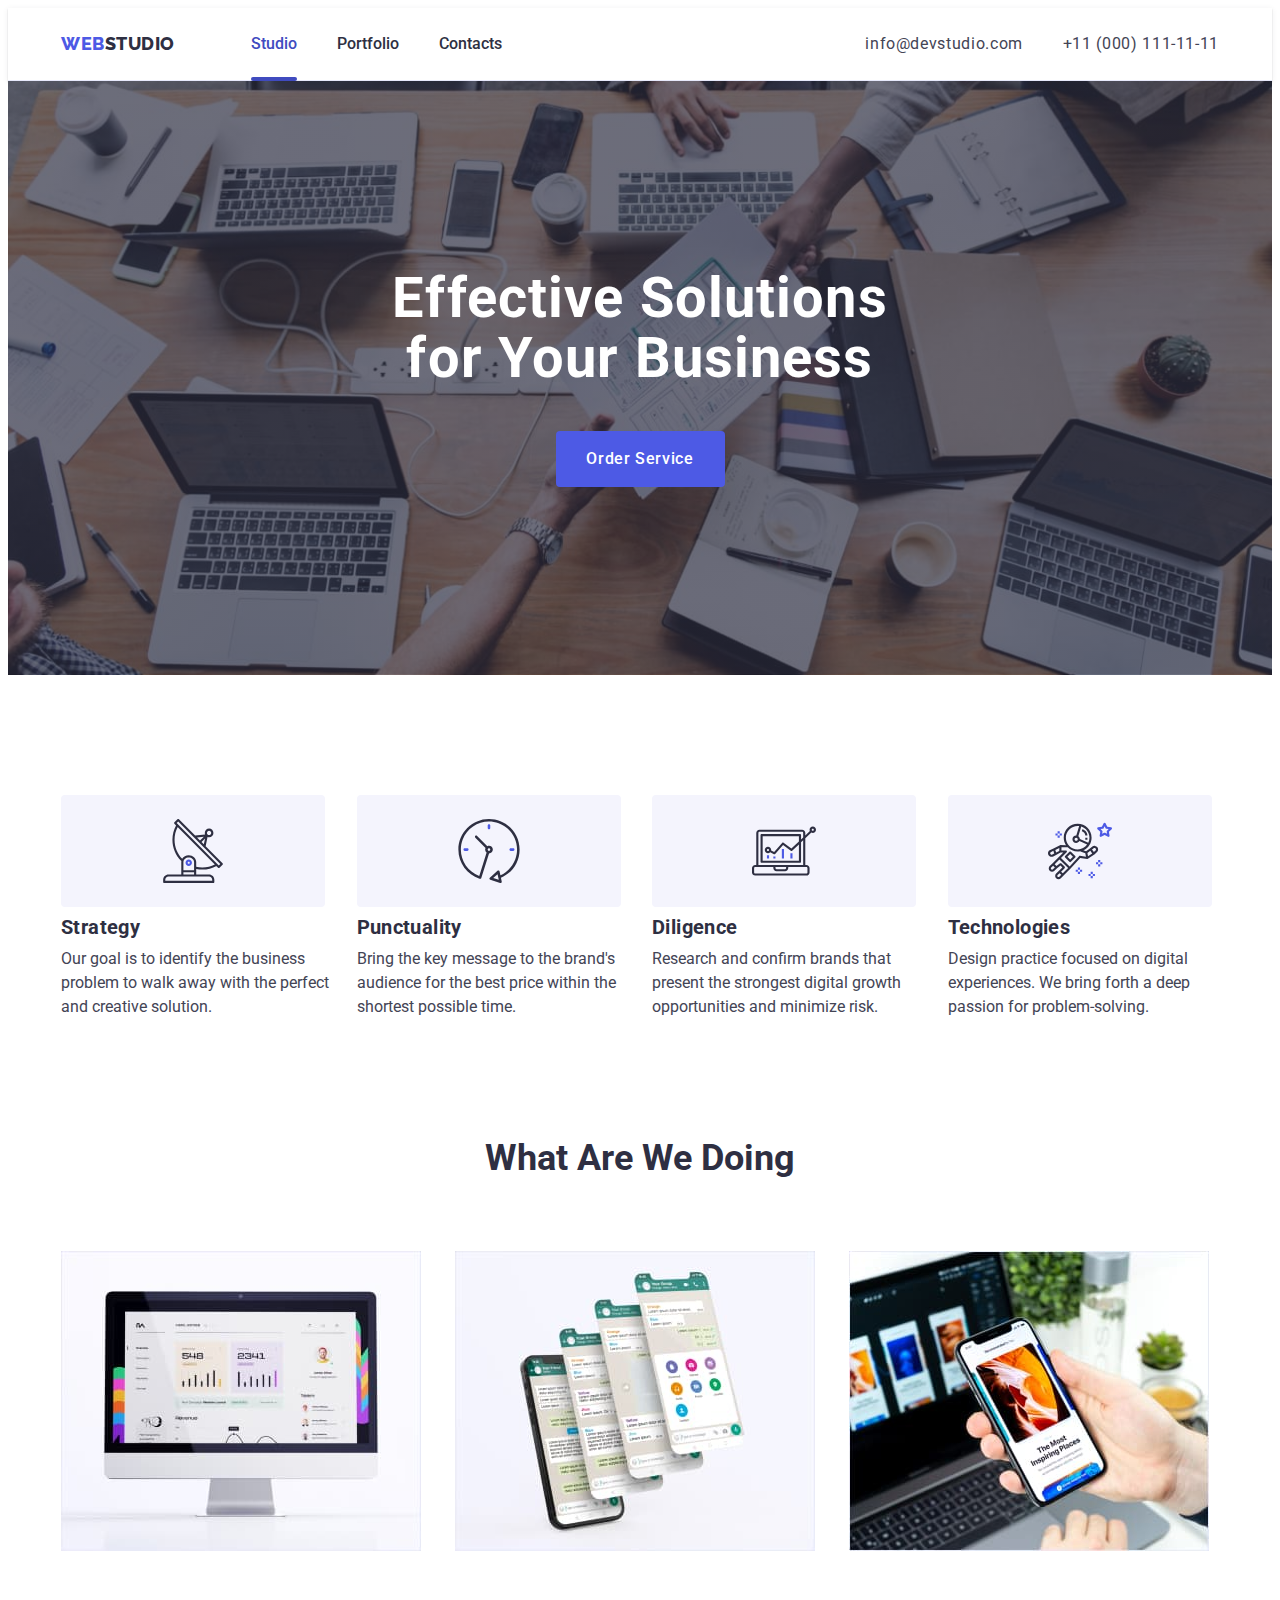
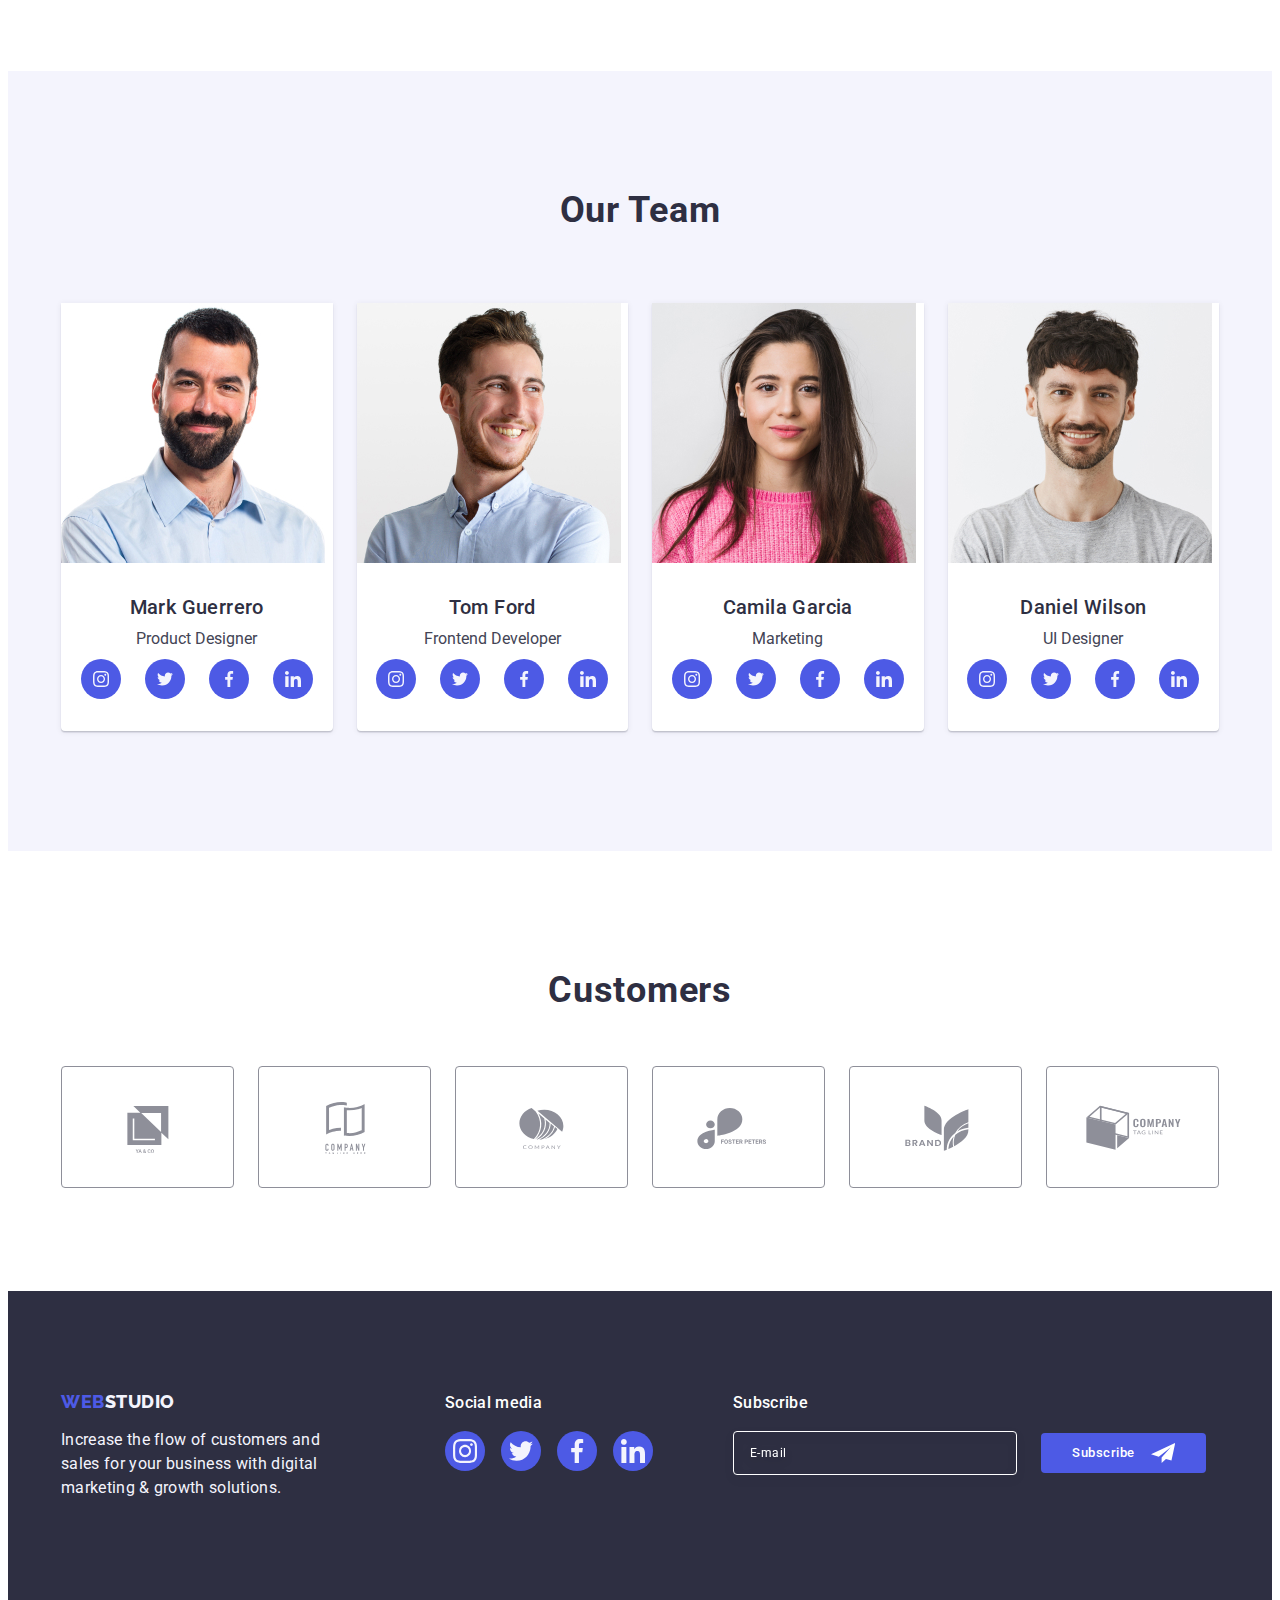
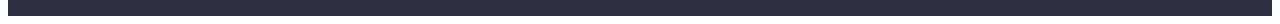
<file: index.html>
<!DOCTYPE html>
<html lang="en">
  <head>
    <meta charset="UTF-8" />
    <meta http-equiv="X-UA-Compatible" content="IE=edge" />
    <meta name="viewport" content="width=device-width, initial-scale=1.0" />
    <!-- Fonts -->
    <link rel="preconnect" href="https://fonts.googleapis.com" />
    <link rel="preconnect" href="https://fonts.gstatic.com" crossorigin />
    <link
      href="https://fonts.googleapis.com/css2?family=Raleway:wght@800&family=Roboto:wght@400;500;700;900&display=swap"
      rel="stylesheet"
    />
    <title>WebStudio</title>
    <!-- Normalize -->
    <link
      rel="stylesheet"
      href="https://cdnjs.cloudflare.com/ajax/libs/modern-normalize/2.0.0/modern-normalize.min.css"
      integrity="sha512-4xo8blKMVCiXpTaLzQSLSw3KFOVPWhm/TRtuPVc4WG6kUgjH6J03IBuG7JZPkcWMxJ5huwaBpOpnwYElP/m6wg=="
      crossorigin="anonymous"
      referrerpolicy="no-referrer"
    />
    <!-- Styles -->
    <link rel="stylesheet" href="./css/styles.css" />
    <link rel="stylesheet" href="./css/media.css" />
  </head>
  <body>
    <!--------------- HEADER --------------->
    <header class="header">
      <div class="container header-container">
        <nav class="header-navigation">
          <a class="header-logo link" href="./index.html"
            >Web<span class="header-logo-design">Studio</span></a
          >
          <ul class="header-list list">
            <li class="header-menu-item">
              <a class="header-menu-link link current" href="./index.html"
                >Studio</a
              >
            </li>
            <li class="header-menu-item">
              <a class="header-menu-link link" href="./portfolio.html"
                >Portfolio</a
              >
            </li>
            <li class="header-menu-item">
              <a class="header-menu-link link" href="">Contacts </a>
            </li>
          </ul>
        </nav>
        <!--------------- CONTACTS --------------->
        <address class="address">
          <ul class="header-contacts-list list">
            <li class="contacts-item">
              <a class="contacts-link link" href="mailto:info@devstudio.com"
                >info@devstudio.com</a
              >
            </li>
            <li class="contacts-item">
              <a class="contacts-link link" href="tel:+110001111111"
                >+11 (000) 111-11-11</a
              >
            </li>
          </ul>
        </address>
        <button class="mob-menu-open-btn" type="button" data-menu-open>
          <svg class="mob-menu-open-icon" width="32" height="22">
            <use href="./images/icons.svg#icon-menu-hamburger"></use>
          </svg>
        </button>
      </div>
      <!-- Mobile menu -->
      <div class="mob-menu is-hidden" data-menu>
        <button class="mob-menu-close-btn" type="button" data-menu-close>
          <svg class="mob-menu-close-icon" width="8" height="8">
            <use href="./images/icons.svg#icon-close"></use>
          </svg>
        </button>
        <ul class="mob-menu-list list">
          <li class="mob-menu-item">
            <a class="mob-menu-link link mob-current" href="./index.html"
              >Studio</a
            >
          </li>
          <li class="mob-menu-item">
            <a class="mob-menu-link link" href="./portfolio.html">Portfolio</a>
          </li>
          <li class="mob-menu-item">
            <a class="mob-menu-link link" href="">Contacts </a>
          </li>
        </ul>
        <div class="mob-menu-contacts-wrapper">
          <ul class="mob-menu-contacts-list list">
            <li class="mob-menu-contacts-item">
              <a
                class="mob-menu-contacts-link mob-menu-mobile-link link"
                href="tel:+110001111111"
                >+11 (000) 111-11-11</a
              >
            </li>
            <li class="mob-menu-contacts-item">
              <a
                class="mob-menu-contacts-link mob-menu-email-link link"
                href="mailto:info@devstudio.com"
                >info@devstudio.com</a
              >
            </li>
          </ul>
          <ul class="mob-menu-media-list list">
            <li class="mob-menu-media-item">
              <a class="mob-menu-media-link link" href="#">
                <svg class="mob-menu-media-icon" width="24" height="24">
                  <use href="./images/icons.svg#icon-instagram"></use>
                </svg>
              </a>
            </li>
            <li class="mob-menu-media-item">
              <a class="mob-menu-media-link link" href="#">
                <svg class="mob-menu-media-icon" width="24" height="24">
                  <use href="./images/icons.svg#icon-twitter"></use>
                </svg>
              </a>
            </li>
            <li class="mob-menu-media-item">
              <a class="mob-menu-media-link link" href="#">
                <svg class="mob-menu-media-icon" width="24" height="24">
                  <use href="./images/icons.svg#icon-facebook"></use>
                </svg>
              </a>
            </li>
            <li class="mob-menu-media-item">
              <a class="mob-menu-media-link link" href="#">
                <svg class="mob-menu-media-icon" width="24" height="24">
                  <use href="./images/icons.svg#icon-linkedin"></use>
                </svg>
              </a>
            </li>
          </ul>
        </div>
      </div>
    </header>
    <!------------- MAIN --------------->
    <main class="main">
      <!--------------- Section 1 - HERO --------------->
      <section class="hero">
        <div class="container">
          <h1 class="hero-title">Effective Solutions for Your Business</h1>
          <button class="hero-btn" type="button" data-modal-open>
            Order Service
          </button>
        </div>
      </section>
      <!--------------- Section 2 - BENEFITS --------------->
      <section class="benefits">
        <div class="container">
          <h2 class="visually-hidden">Benefits</h2>
          <ul class="benefits-list list">
            <li class="benefits-item">
              <div class="benefits-icon-container">
                <svg class="icon" width="64" height="64">
                  <use href="./images/icons.svg#icon-antenna"></use>
                </svg>
              </div>
              <h3 class="benefits-title">Strategy</h3>
              <p class="benefits-text">
                Our goal is to identify the business problem to walk away with
                the perfect and creative solution.
              </p>
            </li>
            <li class="benefits-item">
              <div class="benefits-icon-container">
                <svg class="icon" width="64" height="64">
                  <use href="./images/icons.svg#icon-clock"></use>
                </svg>
              </div>
              <h3 class="benefits-title">Punctuality</h3>
              <p class="benefits-text">
                Bring the key message to the brand's audience for the best price
                within the shortest possible time.
              </p>
            </li>
            <li class="benefits-item">
              <div class="benefits-icon-container">
                <svg class="icon" width="64" height="64">
                  <use href="./images/icons.svg#icon-diagram"></use>
                </svg>
              </div>
              <h3 class="benefits-title">Diligence</h3>
              <p class="benefits-text">
                Research and confirm brands that present the strongest digital
                growth opportunities and minimize risk.
              </p>
            </li>
            <li class="benefits-item">
              <div class="benefits-icon-container">
                <svg class="icon" width="64" height="64">
                  <use href="./images/icons.svg#icon-astronaut"></use>
                </svg>
              </div>
              <h3 class="benefits-title">Technologies</h3>
              <p class="benefits-text">
                Design practice focused on digital experiences. We bring forth a
                deep passion for problem-solving.
              </p>
            </li>
          </ul>
        </div>
      </section>
      <!--------------- Section 3 - EXAMPLES --------------->
      <section class="examples">
        <div class="container">
          <h2 class="examples-title">What are we doing</h2>
          <ul class="examples-list list">
            <li class="examples-item">
              <img
                src="./images/computer.jpg"
                srcset="./images/computer.jpg 1x, ./images/computer@2x.jpg 2x"
                alt="the computer"
                width="360"
                height="300"
              />
            </li>
            <li class="examples-item">
              <img
                src="./images/screen.jpg"
                srcset="./images/screen.jpg 1x, ./images/screen@2x.jpg 2x"
                alt="the list of screens"
                width="360"
                height="300"
              />
            </li>
            <li class="examples-item">
              <img
                src="./images/mobile.jpg"
                srcset="./images/mobile.jpg 1x, ./images/mobile@2x.jpg 2x"
                alt="the mobile phone"
                width="360"
                height="300"
              />
            </li>
          </ul>
        </div>
      </section>
      <!--------------- Section 4 - TEAM --------------->
      <section class="team">
        <div class="container team-container">
          <h2 class="team-title">Our Team</h2>
          <ul class="team-list list">
            <li class="team-item">
              <img
                src="./images/first-man.jpg"
                srcset="./images/first-man.jpg 1x, ./images/first-man@2x.jpg 2x"
                alt="the black bearded man"
                width="264"
                height="260"
              />
              <div class="item-description">
                <h3 class="team-list-title">Mark Guerrero</h3>
                <p class="team-list-text">Product Designer</p>
                <ul class="team-media-list list">
                  <li class="team-media-item">
                    <a class="media-link link" href="#">
                      <svg class="icon" width="16" height="16">
                        <use href="./images/icons.svg#icon-instagram"></use>
                      </svg>
                    </a>
                  </li>
                  <li class="team-media-item">
                    <a class="media-link link" href="#">
                      <svg class="icon" width="16" height="16">
                        <use href="./images/icons.svg#icon-twitter"></use>
                      </svg>
                    </a>
                  </li>
                  <li class="team-media-item">
                    <a class="media-link link" href="#">
                      <svg class="icon" width="16" height="16">
                        <use href="./images/icons.svg#icon-facebook"></use>
                      </svg>
                    </a>
                  </li>
                  <li class="team-media-item">
                    <a class="media-link link" href="#">
                      <svg class="icon" width="16" height="16">
                        <use href="./images/icons.svg#icon-linkedin"></use>
                      </svg>
                    </a>
                  </li>
                </ul>
              </div>
            </li>
            <li class="team-item">
              <img
                src="./images/second-man.jpg"
                srcset="
                  ./images/second-man.jpg    1x,
                  ./images/second-man@2x.jpg 2x
                "
                alt="the man looking aside"
                width="264"
                height="260"
              />
              <div class="item-description">
                <h3 class="team-list-title">Tom Ford</h3>
                <p class="team-list-text">Frontend Developer</p>
                <ul class="team-media-list list">
                  <li class="team-media-item">
                    <a class="media-link link" href="#">
                      <svg class="icon" width="16" height="16">
                        <use href="./images/icons.svg#icon-instagram"></use>
                      </svg>
                    </a>
                  </li>
                  <li class="team-media-item">
                    <a class="media-link link" href="#">
                      <svg class="icon" width="16" height="16">
                        <use href="./images/icons.svg#icon-twitter"></use>
                      </svg>
                    </a>
                  </li>
                  <li class="team-media-item">
                    <a class="media-link link" href="#">
                      <svg class="icon" width="16" height="16">
                        <use href="./images/icons.svg#icon-facebook"></use>
                      </svg>
                    </a>
                  </li>
                  <li class="team-media-item">
                    <a class="media-link link" href="#">
                      <svg class="icon" width="16" height="16">
                        <use href="./images/icons.svg#icon-linkedin"></use>
                      </svg>
                    </a>
                  </li>
                </ul>
              </div>
            </li>
            <li class="team-item">
              <img
                src="./images/woman.jpg"
                srcset="./images/woman.jpg 1x, ./images/woman@2x.jpg 2x"
                alt="the woman wearing pink sweater"
                width="264"
                height="260"
              />
              <div class="item-description">
                <h3 class="team-list-title">Camila Garcia</h3>
                <p class="team-list-text">Marketing</p>
                <ul class="team-media-list list">
                  <li class="team-media-item">
                    <a class="media-link link" href="#">
                      <svg class="icon" width="16" height="16">
                        <use href="./images/icons.svg#icon-instagram"></use>
                      </svg>
                    </a>
                  </li>
                  <li class="team-media-item">
                    <a class="media-link link" href="#">
                      <svg class="icon" width="16" height="16">
                        <use href="./images/icons.svg#icon-twitter"></use>
                      </svg>
                    </a>
                  </li>
                  <li class="team-media-item">
                    <a class="media-link link" href="#">
                      <svg class="icon" width="16" height="16">
                        <use href="./images/icons.svg#icon-facebook"></use>
                      </svg>
                    </a>
                  </li>
                  <li class="team-media-item">
                    <a class="media-link link" href="#">
                      <svg class="icon" width="16" height="16">
                        <use href="./images/icons.svg#icon-linkedin"></use>
                      </svg>
                    </a>
                  </li>
                </ul>
              </div>
            </li>
            <li class="team-item">
              <img
                src="./images/third-man.jpg"
                srcset="./images/third-man.jpg 1x, ./images/third-man@2x.jpg 2x"
                alt="the man wearing grey t-shirt"
                width="264"
                height="260"
              />
              <div class="item-description">
                <h3 class="team-list-title">Daniel Wilson</h3>
                <p class="team-list-text">UI Designer</p>
                <ul class="team-media-list list">
                  <li class="team-media-item">
                    <a class="media-link link" href="#">
                      <svg class="icon" width="16" height="16">
                        <use href="./images/icons.svg#icon-instagram"></use>
                      </svg>
                    </a>
                  </li>
                  <li class="team-media-item">
                    <a class="media-link link" href="#">
                      <svg class="icon" width="16" height="16">
                        <use href="./images/icons.svg#icon-twitter"></use>
                      </svg>
                    </a>
                  </li>
                  <li class="team-media-item">
                    <a class="media-link link" href="#">
                      <svg class="icon" width="16" height="16">
                        <use href="./images/icons.svg#icon-facebook"></use>
                      </svg>
                    </a>
                  </li>
                  <li class="team-media-item">
                    <a class="media-link link" href="#">
                      <svg class="icon" width="16" height="16">
                        <use href="./images/icons.svg#icon-linkedin"></use>
                      </svg>
                    </a>
                  </li>
                </ul>
              </div>
            </li>
          </ul>
        </div>
      </section>
      <!--------------- Section 5 - CUSTOMERS --------------->
      <section class="customers">
        <div class="container customers-container">
          <h2 class="customers-title">Customers</h2>
          <ul class="customers-list list">
            <li class="customers-item">
              <a class="customers-link link" href="#">
                <svg class="icon" width="104" height="56">
                  <use href="./images/icons.svg#icon-logoa"></use>
                </svg>
              </a>
            </li>
            <li class="customers-item">
              <a class="customers-link link" href="#">
                <svg class="icon" width="104" height="56">
                  <use href="./images/icons.svg#icon-logob"></use>
                </svg>
              </a>
            </li>
            <li class="customers-item">
              <a class="customers-link link" href="#">
                <svg class="icon" width="104" height="56">
                  <use href="./images/icons.svg#icon-logoc"></use>
                </svg>
              </a>
            </li>
            <li class="customers-item">
              <a class="customers-link link" href="#">
                <svg class="icon" width="104" height="56">
                  <use href="./images/icons.svg#icon-logod"></use>
                </svg>
              </a>
            </li>
            <li class="customers-item">
              <a class="customers-link link" href="#">
                <svg class="icon" width="104" height="56">
                  <use href="./images/icons.svg#icon-logof"></use>
                </svg>
              </a>
            </li>
            <li class="customers-item">
              <a class="customers-link link" href="#">
                <svg class="icon" width="104" height="56">
                  <use href="./images/icons.svg#icon-logog"></use>
                </svg>
              </a>
            </li>
          </ul>
        </div>
      </section>
    </main>
    <!--------------- FOOTER --------------->
    <footer class="footer">
      <div class="container footer-container">
        <div class="footer-logo-container">
          <a class="footer-logo link" href="./index.html"
            >Web<span class="footer-logo-design">Studio</span></a
          >
          <p class="footer-text">
            Increase the flow of customers and sales for your business with
            digital marketing & growth solutions.
          </p>
        </div>
        <div class="footer-media-container">
          <p class="footer-media-text">Social media</p>
          <ul class="footer-media-list list">
            <li class="footer-media-item">
              <a class="footer-media-link link" href="#">
                <svg class="icon" width="24" height="24">
                  <use href="./images/icons.svg#icon-instagram"></use>
                </svg>
              </a>
            </li>
            <li class="footer-media-item">
              <a class="footer-media-link link" href="#">
                <svg class="icon" width="24" height="24">
                  <use href="./images/icons.svg#icon-twitter"></use>
                </svg>
              </a>
            </li>
            <li class="footer-media-item">
              <a class="footer-media-link link" href="#">
                <svg class="icon" width="24" height="24">
                  <use href="./images/icons.svg#icon-facebook"></use>
                </svg>
              </a>
            </li>
            <li class="footer-media-item">
              <a class="footer-media-link link" href="#">
                <svg class="icon" width="24" height="24">
                  <use href="./images/icons.svg#icon-linkedin"></use>
                </svg>
              </a>
            </li>
          </ul>
        </div>
        <div class="subscribe-wrapper">
          <p class="subscribe-text">Subscribe</p>
          <form class="footer-form">
            <label class="footer-label" aria-label="footer email">
              <input
                class="footer-input"
                type="email"
                name="footer-email"
                placeholder="E-mail"
              />
            </label>
            <button class="subscribe-btn" type="submit">
              Subscribe
              <svg class="footer-subscribe-icon icon" width="24" height="24">
                <use href="./images/icons.svg#icon-telegram"></use>
              </svg>
            </button>
          </form>
        </div>
      </div>
    </footer>
    <!--------------- MODAL --------------->
    <div class="backdrop is-hidden" data-modal>
      <div class="modal">
        <button class="modal-btn" type="button" data-modal-close>
          <svg class="modal-close-icon" width="8" height="8">
            <use href="./images/icons.svg#icon-close"></use>
          </svg>
        </button>
        <p class="modal-form-title">
          Leave your contacts and we will call you back
        </p>
        <form class="modal-form">
          <div class="modal-field">
            <label class="modal-label" for="user-name">Name</label>
            <div class="input-wrapper">
              <input
                class="modal-input"
                type="text"
                name="user-name"
                id="user-name"
              />
              <svg class="modal-input-icon" width="18" height="24">
                <use href="./images/icons.svg#icon-person"></use>
              </svg>
            </div>
          </div>
          <div class="modal-field">
            <label class="modal-label" for="phone">Phone</label>
            <div class="input-wrapper">
              <input
                class="modal-input"
                type="tel"
                name="user-tel"
                id="phone"
              />
              <svg class="modal-input-icon" width="18" height="24">
                <use href="./images/icons.svg#icon-phone"></use>
              </svg>
            </div>
          </div>
          <div class="modal-field">
            <label class="modal-label" for="email">Email</label>
            <div class="input-wrapper">
              <input
                class="modal-input"
                type="email"
                name="user-email"
                id="email"
              />
              <svg class="modal-input-icon" width="18" height="24">
                <use href="./images/icons.svg#icon-email"></use>
              </svg>
            </div>
          </div>
          <div class="modal-textarea-field">
            <label class="modal-label" for="user-comment">Comment</label>
            <textarea
              class="modal-textarea"
              name="user-comment"
              placeholder="Text input"
              id="user-comment"
            ></textarea>
          </div>
          <div class="modal-checkbox-field">
            <input
              class="modal-checkbox visually-hidden"
              type="checkbox"
              name="user-privacy"
              id="user-privacy"
              value="true"
            />
            <label class="checkbox-label" for="user-privacy">
              <span class="modal-select-wrap">
                <svg class="icon-select" width="10" height="8">
                  <use href="./images/icons.svg#icon-select"></use>
                </svg> </span
              >I accept the terms and conditions of the&nbsp;<a
                class="checkbox-link link"
                href=""
                >Privacy Policy</a
              >
            </label>
          </div>
          <button class="modal-submit-btn" type="submit">Send</button>
        </form>
      </div>
    </div>
    <script src="./js/modal.js"></script>
    <script src="./js/menu.js"></script>
  </body>
</html>
</file>
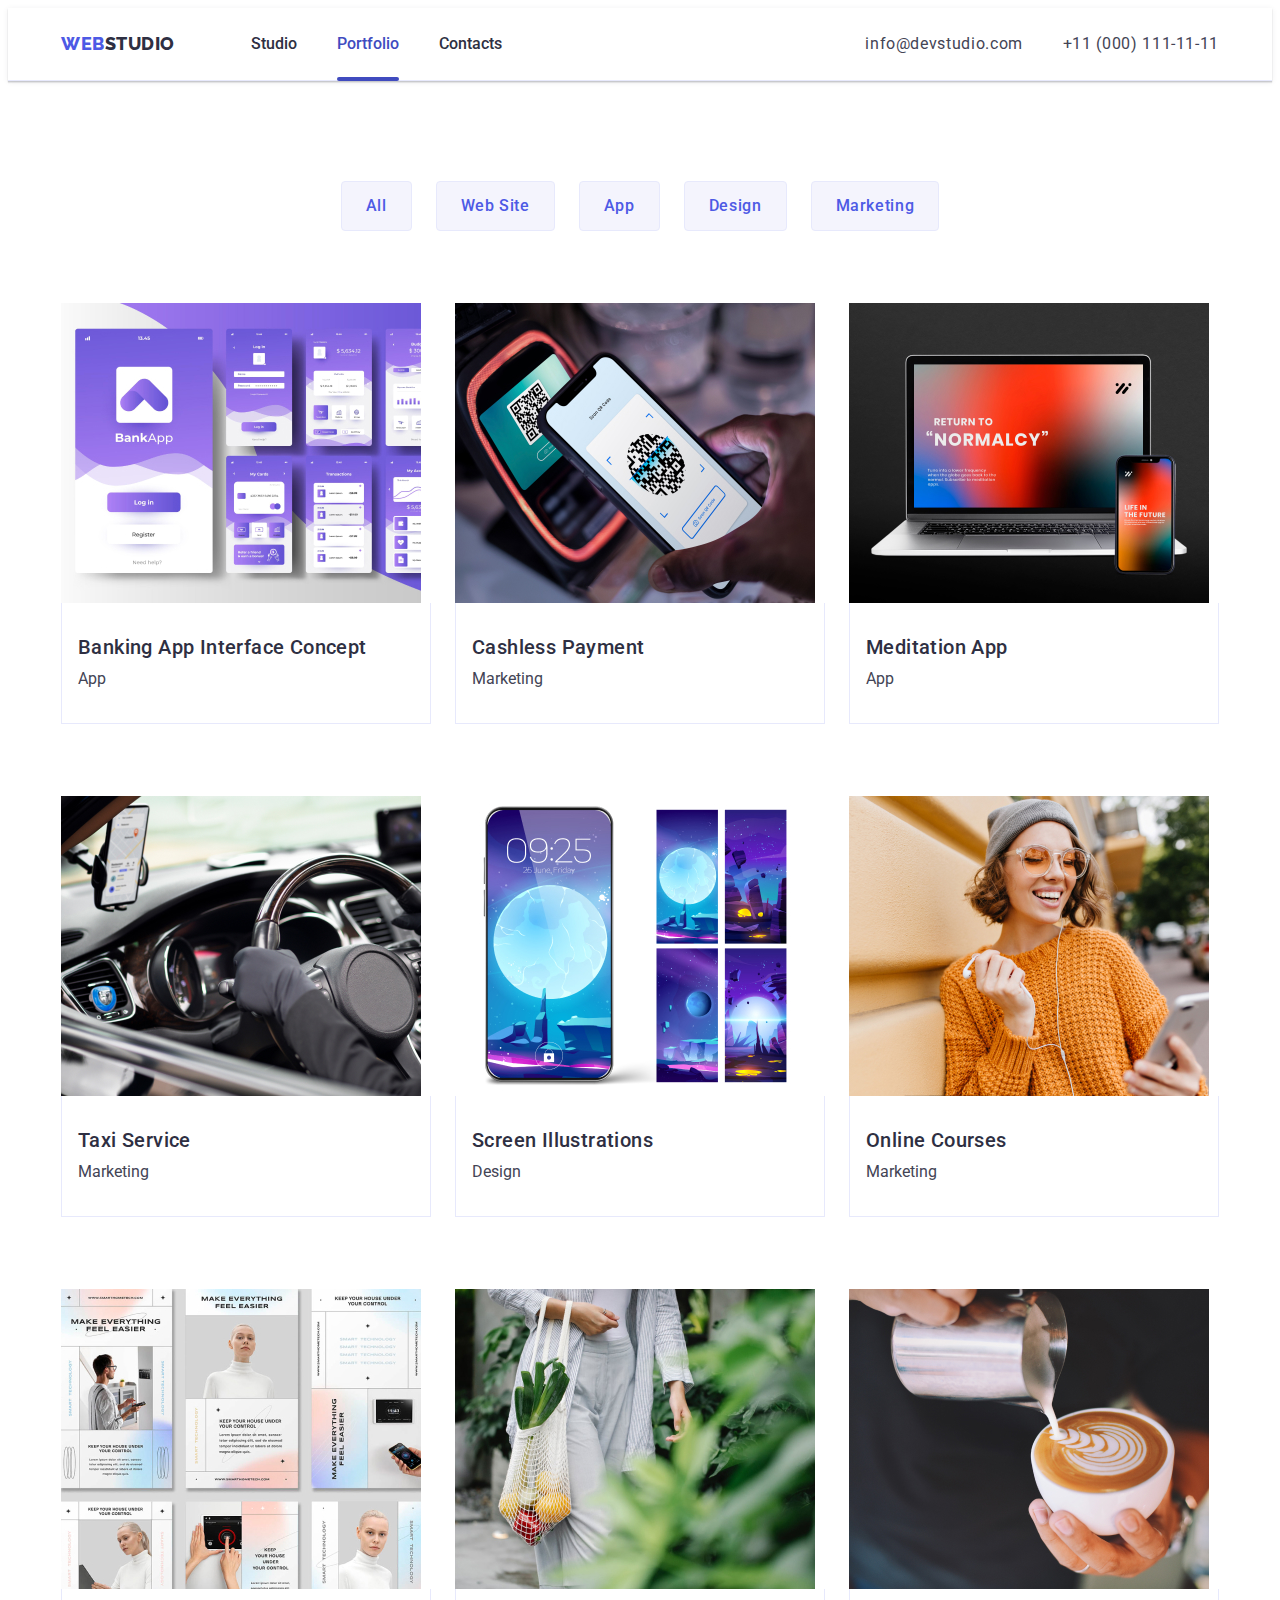
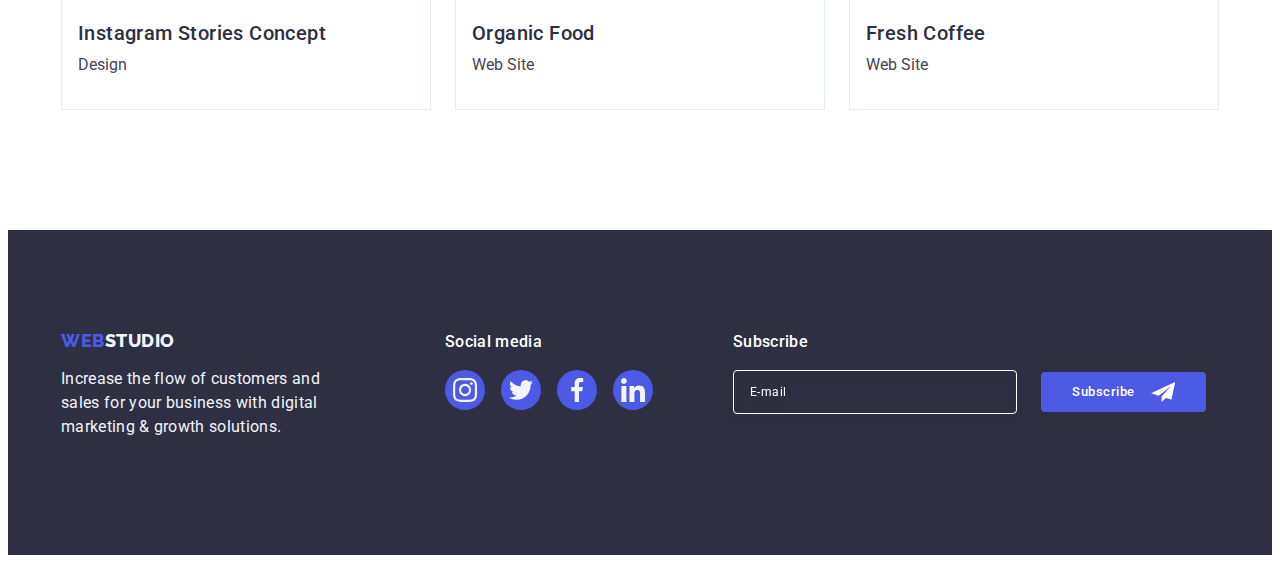
<file: portfolio.html>
<!DOCTYPE html>
<html lang="en">
  <head>
    <meta charset="UTF-8" />
    <meta http-equiv="X-UA-Compatible" content="IE=edge" />
    <meta name="viewport" content="width=device-width, initial-scale=1.0" />
    <!-- Fonts -->
    <link rel="preconnect" href="https://fonts.googleapis.com" />
    <link rel="preconnect" href="https://fonts.gstatic.com" crossorigin />
    <link
      href="https://fonts.googleapis.com/css2?family=Raleway:wght@800&family=Roboto:wght@400;500;700;900&display=swap"
      rel="stylesheet"
    />
    <title>Portfolio</title>
    <!-- Normalize -->
    <link
      rel="stylesheet"
      href="https://cdnjs.cloudflare.com/ajax/libs/modern-normalize/2.0.0/modern-normalize.min.css"
      integrity="sha512-4xo8blKMVCiXpTaLzQSLSw3KFOVPWhm/TRtuPVc4WG6kUgjH6J03IBuG7JZPkcWMxJ5huwaBpOpnwYElP/m6wg=="
      crossorigin="anonymous"
      referrerpolicy="no-referrer"
    />
    <!-- Styles -->
    <link rel="stylesheet" href="./css/styles.css" />
    <link rel="stylesheet" href="./css/media.css" />
  </head>
  <body>
    <!------------- HEADER-PORTFOLIO ------------->
    <header class="header">
      <div class="container header-container">
        <nav class="header-navigation">
          <a class="header-logo link" href="./index.html"
            >Web<span class="header-logo-design">Studio</span></a
          >
          <ul class="header-list list">
            <li class="header-menu-item">
              <a class="header-menu-link link" href="./index.html">Studio</a>
            </li>
            <li class="header-menu-item">
              <a class="header-menu-link link current" href="./portfolio.html"
                >Portfolio</a
              >
            </li>
            <li class="header-menu-item">
              <a class="header-menu-link link" href="">Contacts </a>
            </li>
          </ul>
        </nav>
        <!--------------- CONTACTS --------------->
        <address class="address">
          <ul class="header-contacts-list list">
            <li class="contacts-item">
              <a class="contacts-link link" href="mailto:info@devstudio.com"
                >info@devstudio.com</a
              >
            </li>
            <li class="contacts-item">
              <a class="contacts-link link" href="tel:+110001111111"
                >+11 (000) 111-11-11</a
              >
            </li>
          </ul>
        </address>
        <button class="mob-menu-open-btn" type="button" data-menu-open>
          <svg class="mob-menu-open-icon" width="32" height="22">
            <use href="./images/icons.svg#icon-menu-hamburger"></use>
          </svg>
        </button>
      </div>
      <!-- Mobile menu -->
      <div class="mob-menu is-hidden" data-menu>
        <button class="mob-menu-close-btn" type="button" data-menu-close>
          <svg class="mob-menu-close-icon" width="8" height="8">
            <use href="./images/icons.svg#icon-close"></use>
          </svg>
        </button>
        <div class="mob-menu-wrap">
          <div class="mob-menu-navigation-wrapper">
            <ul class="mob-menu-list list">
              <li class="mob-menu-item">
                <a class="mob-menu-link link" href="./index.html">Studio</a>
              </li>
              <li class="mob-menu-item">
                <a
                  class="mob-menu-link link mob-current"
                  href="./portfolio.html"
                  >Portfolio</a
                >
              </li>
              <li class="mob-menu-item">
                <a class="mob-menu-link link" href="">Contacts </a>
              </li>
            </ul>
          </div>
          <div class="mob-menu-contacts-wrapper">
            <ul class="mob-menu-contacts-list list">
              <li class="mob-menu-contacts-item">
                <a
                  class="mob-menu-contacts-link mob-menu-mobile-link link"
                  href="tel:+110001111111"
                  >+11 (000) 111-11-11</a
                >
              </li>
              <li class="mob-menu-contacts-item">
                <a
                  class="mob-menu-contacts-link mob-menu-email-link link"
                  href="mailto:info@devstudio.com"
                  >info@devstudio.com</a
                >
              </li>
            </ul>
          </div>
        </div>
        <ul class="mob-menu-media-list list">
          <li class="mob-menu-media-item">
            <a class="mob-menu-media-link link" href="#">
              <svg class="mob-menu-media-icon" width="24" height="24">
                <use href="./images/icons.svg#icon-instagram"></use>
              </svg>
            </a>
          </li>
          <li class="mob-menu-media-item">
            <a class="mob-menu-media-link link" href="#">
              <svg class="mob-menu-media-icon" width="24" height="24">
                <use href="./images/icons.svg#icon-twitter"></use>
              </svg>
            </a>
          </li>
          <li class="mob-menu-media-item">
            <a class="mob-menu-media-link link" href="#">
              <svg class="mob-menu-media-icon" width="24" height="24">
                <use href="./images/icons.svg#icon-facebook"></use>
              </svg>
            </a>
          </li>
          <li class="mob-menu-media-item">
            <a class="mob-menu-media-link link" href="#">
              <svg class="mob-menu-media-icon" width="24" height="24">
                <use href="./images/icons.svg#icon-linkedin"></use>
              </svg>
            </a>
          </li>
        </ul>
      </div>
    </header>
    <!------------- MAIN-PORTFOLIO ------------->
    <main>
      <section class="portfolio-section">
        <div class="container">
          <h1 class="visually-hidden">Portfolio</h1>
          <ul class="main-btn-list list">
            <li class="main-item">
              <button class="main-btn" type="button">All</button>
            </li>
            <li class="main-item">
              <button class="main-btn" type="button">Web Site</button>
            </li>
            <li class="main-item">
              <button class="main-btn" type="button">App</button>
            </li>
            <li class="main-item">
              <button class="main-btn" type="button">Design</button>
            </li>
            <li class="main-item">
              <button class="main-btn" type="button">Marketing</button>
            </li>
          </ul>
          <ul class="categories-list list">
            <li class="categories-item">
              <a class="categories-link link" href="">
                <div class="categories-cover-block">
                  <picture>
                    <source
                      srcset="
                        ./images/first-card.jpg    1x,
                        ./images/first-card@2x.jpg 2x
                      "
                      media="(min-width: 1158px)"
                    />
                    <source
                      srcset="
                        ./images/first-card-tab.jpg    1x,
                        ./images/first-card-tab@2x.jpg 2x
                      "
                      media="(min-width: 768px)"
                    />
                    <source
                      srcset="
                        ./images/first-card-mob.jpg    1x,
                        ./images/first-card-mob@2x.jpg 2x
                      "
                      media="(max-width: 767px)"
                    />
                    <img
                      src="./images/first-card.jpg"
                      alt="banking app interface"
                      width="360"
                      height="300"
                    />
                  </picture>
                  <p class="categories-cover-text">
                    14 Stylish and User-Friendly App Design Concepts · Task
                    Manager App · Calorie Tracker App · Exotic Fruit Ecommerce
                    App · Cloud Storage App
                  </p>
                </div>
                <div class="categories-info-container">
                  <h2 class="categories-title">
                    Banking App Interface Concept
                  </h2>
                  <p class="categories-text">App</p>
                </div>
              </a>
            </li>
            <li class="categories-item">
              <a class="categories-link link" href="">
                <div class="categories-cover-block">
                  <picture>
                    <source
                      srcset="
                        ./images/second-card.jpg    1x,
                        ./images/second-card@2x.jpg 2x
                      "
                      media="(min-width: 1158px)"
                    />
                    <source
                      srcset="
                        ./images/second-card-tab.jpg    1x,
                        ./images/second-card-tab@2x.jpg 2x
                      "
                      media="(min-width: 768px)"
                    />
                    <source
                      srcset="
                        ./images/second-card-mob.jpg    1x,
                        ./images/second-card-mob@2x.jpg 2x
                      "
                      media="(max-width: 767px)"
                    />
                    <img
                      src="./images/second-card.jpg"
                      alt="cashless payment"
                      width="360"
                      height="300"
                    />
                  </picture>
                  <p class="categories-cover-text">
                    14 Stylish and User-Friendly App Design Concepts · Task
                    Manager App · Calorie Tracker App · Exotic Fruit Ecommerce
                    App · Cloud Storage App
                  </p>
                </div>
                <div class="categories-info-container">
                  <h2 class="categories-title">Cashless Payment</h2>
                  <p class="categories-text">Marketing</p>
                </div>
              </a>
            </li>
            <li class="categories-item">
              <a class="categories-link link" href="">
                <div class="categories-cover-block">
                  <picture>
                    <source
                      srcset="
                        ./images/third-card.jpg    1x,
                        ./images/third-card@2x.jpg 2x
                      "
                      media="(min-width: 1158px)"
                    />
                    <source
                      srcset="
                        ./images/third-card-tab.jpg    1x,
                        ./images/third-card-tab@2x.jpg 2x
                      "
                      media="(min-width: 768px)"
                    />
                    <source
                      srcset="
                        ./images/third-card-mob.jpg    1x,
                        ./images/third-card-mob@2x.jpg 2x
                      "
                      media="(max-width: 767px)"
                    />
                    <img
                      src="./images/third-card.jpg"
                      alt="laptop and smartphone"
                      width="360"
                      height="300"
                    />
                  </picture>
                  <p class="categories-cover-text">
                    14 Stylish and User-Friendly App Design Concepts · Task
                    Manager App · Calorie Tracker App · Exotic Fruit Ecommerce
                    App · Cloud Storage App
                  </p>
                </div>
                <div class="categories-info-container">
                  <h2 class="categories-title">Meditation App</h2>
                  <p class="categories-text">App</p>
                </div>
              </a>
            </li>
            <li class="categories-item">
              <a class="categories-link link" href="">
                <div class="categories-cover-block">
                  <picture>
                    <source
                      srcset="
                        ./images/fourth-card.jpg    1x,
                        ./images/fourth-card@2x.jpg 2x
                      "
                      media="(min-width: 1158px)"
                    />
                    <source
                      srcset="
                        ./images/fourth-card-tab.jpg    1x,
                        ./images/fourth-card-tab@2x.jpg 2x
                      "
                      media="(min-width: 768px)"
                    />
                    <source
                      srcset="
                        ./images/fourth-card-mob.jpg    1x,
                        ./images/fourth-card-mob@2x.jpg 2x
                      "
                      media="(max-width: 767px)"
                    />
                    <img
                      src="./images/fourth-card.jpg"
                      alt="driver"
                      width="360"
                      height="300"
                    />
                  </picture>
                  <p class="categories-cover-text">
                    14 Stylish and User-Friendly App Design Concepts · Task
                    Manager App · Calorie Tracker App · Exotic Fruit Ecommerce
                    App · Cloud Storage App
                  </p>
                </div>
                <div class="categories-info-container">
                  <h2 class="categories-title">Taxi Service</h2>
                  <p class="categories-text">Marketing</p>
                </div>
              </a>
            </li>
            <li class="categories-item">
              <a class="categories-link link" href="">
                <div class="categories-cover-block">
                  <picture>
                    <source
                      srcset="
                        ./images/fifth-card.jpg    1x,
                        ./images/fifth-card@2x.jpg 2x
                      "
                      media="(min-width: 1158px)"
                    />
                    <source
                      srcset="
                        ./images/fifth-card-tab.jpg    1x,
                        ./images/fifth-card-tab@2x.jpg 2x
                      "
                      media="(min-width: 768px)"
                    />
                    <source
                      srcset="
                        ./images/fifth-card-mob.jpg    1x,
                        ./images/fifth-card-mob@2x.jpg 2x
                      "
                      media="(max-width: 767px)"
                    />
                    <img
                      src="./images/fifth-card.jpg"
                      alt="screen illustrations"
                      width="360"
                      height="300"
                    />
                  </picture>
                  <p class="categories-cover-text">
                    14 Stylish and User-Friendly App Design Concepts · Task
                    Manager App · Calorie Tracker App · Exotic Fruit Ecommerce
                    App · Cloud Storage App
                  </p>
                </div>
                <div class="categories-info-container">
                  <h2 class="categories-title">Screen Illustrations</h2>
                  <p class="categories-text">Design</p>
                </div>
              </a>
            </li>
            <li class="categories-item">
              <a class="categories-link link" href="">
                <div class="categories-cover-block">
                  <picture>
                    <source
                      srcset="
                        ./images/sixth-card.jpg    1x,
                        ./images/sixth-card@2x.jpg 2x
                      "
                      media="(min-width: 1158px)"
                    />
                    <source
                      srcset="
                        ./images/sixth-card-tab.jpg    1x,
                        ./images/sixth-card-tab@2x.jpg 2x
                      "
                      media="(min-width: 768px)"
                    />
                    <source
                      srcset="
                        ./images/sixth-card-mob.jpg    1x,
                        ./images/sixth-card-mob@2x.jpg 2x
                      "
                      media="(max-width: 767px)"
                    />
                    <img
                      src="./images/sixth-card.jpg"
                      alt="smiling woman"
                      width="360"
                      height="300"
                    />
                  </picture>
                  <p class="categories-cover-text">
                    14 Stylish and User-Friendly App Design Concepts · Task
                    Manager App · Calorie Tracker App · Exotic Fruit Ecommerce
                    App · Cloud Storage App
                  </p>
                </div>
                <div class="categories-info-container">
                  <h2 class="categories-title">Online Courses</h2>
                  <p class="categories-text">Marketing</p>
                </div>
              </a>
            </li>
            <li class="categories-item">
              <a class="categories-link link" href="">
                <div class="categories-cover-block">
                  <picture>
                    <source
                      srcset="
                        ./images/seventh-card.jpg    1x,
                        ./images/seventh-card@2x.jpg 2x
                      "
                      media="(min-width: 1158px)"
                    />
                    <source
                      srcset="
                        ./images/seventh-card-tab.jpg    1x,
                        ./images/seventh-card-tab@2x.jpg 2x
                      "
                      media="(min-width: 768px)"
                    />
                    <source
                      srcset="
                        ./images/seventh-card-mob.jpg    1x,
                        ./images/seventh-card-mob@2x.jpg 2x
                      "
                      media="(max-width: 767px)"
                    />
                    <img
                      src="./images/seventh-card.jpg"
                      alt="layouts of instagram stories"
                      width="360"
                      height="300"
                    />
                  </picture>
                  <p class="categories-cover-text">
                    14 Stylish and User-Friendly App Design Concepts · Task
                    Manager App · Calorie Tracker App · Exotic Fruit Ecommerce
                    App · Cloud Storage App
                  </p>
                </div>
                <div class="categories-info-container">
                  <h2 class="categories-title">Instagram Stories Concept</h2>
                  <p class="categories-text">Design</p>
                </div>
              </a>
            </li>
            <li class="categories-item">
              <a class="categories-link link" href="">
                <div class="categories-cover-block">
                  <picture>
                    <source
                      srcset="
                        ./images/eighth-card.jpg    1x,
                        ./images/eighth-card@2x.jpg 2x
                      "
                      media="(min-width: 1158px)"
                    />
                    <source
                      srcset="
                        ./images/eighth-card-tab.jpg    1x,
                        ./images/eighth-card-tab@2x.jpg 2x
                      "
                      media="(min-width: 768px)"
                    />
                    <source
                      srcset="
                        ./images/eighth-card-mob.jpg    1x,
                        ./images/eighth-card-mob@2x.jpg 2x
                      "
                      media="(max-width: 767px)"
                    />
                    <img
                      src="./images/eighth-card.jpg"
                      alt="eco-bag filled with fruits"
                      width="360"
                      height="300"
                    />
                  </picture>
                  <p class="categories-cover-text">
                    14 Stylish and User-Friendly App Design Concepts · Task
                    Manager App · Calorie Tracker App · Exotic Fruit Ecommerce
                    App · Cloud Storage App
                  </p>
                </div>
                <div class="categories-info-container">
                  <h2 class="categories-title">Organic Food</h2>
                  <p class="categories-text">Web Site</p>
                </div>
              </a>
            </li>
            <li class="categories-item">
              <a class="categories-link link" href="">
                <div class="categories-cover-block">
                  <picture>
                    <source
                      srcset="
                        ./images/nineth-card.jpg    1x,
                        ./images/nineth-card@2x.jpg 2x
                      "
                      media="(min-width: 1158px)"
                    />
                    <source
                      srcset="
                        ./images/nineth-card-tab.jpg    1x,
                        ./images/nineth-card-tab@2x.jpg 2x
                      "
                      media="(min-width: 768px)"
                    />
                    <source
                      srcset="
                        ./images/nineth-card-mob.jpg    1x,
                        ./images/nineth-card-mob@2x.jpg 2x
                      "
                      media="(max-width: 767px)"
                    />
                    <img
                      src="./images/nineth-card.jpg"
                      alt="barista making coffee"
                      width="360"
                      height="300"
                    />
                  </picture>
                  <p class="categories-cover-text">
                    14 Stylish and User-Friendly App Design Concepts · Task
                    Manager App · Calorie Tracker App · Exotic Fruit Ecommerce
                    App · Cloud Storage App
                  </p>
                </div>
                <div class="categories-info-container">
                  <h2 class="categories-title">Fresh Coffee</h2>
                  <p class="categories-text">Web Site</p>
                </div>
              </a>
            </li>
          </ul>
        </div>
      </section>
    </main>
    <!------------- FOOTER-PORTFOLIO ------------->
    <footer class="footer">
      <div class="container footer-container">
        <div class="footer-logo-container">
          <a class="footer-logo link" href="./index.html"
            >Web<span class="footer-logo-design">Studio</span></a
          >
          <p class="footer-text">
            Increase the flow of customers and sales for your business with
            digital marketing & growth solutions.
          </p>
        </div>
        <div class="footer-media-container">
          <p class="footer-media-text">Social media</p>
          <ul class="footer-media-list list">
            <li class="footer-media-item">
              <a class="footer-media-link link" href="#">
                <svg class="icon" width="24" height="24">
                  <use href="./images/icons.svg#icon-instagram"></use>
                </svg>
              </a>
            </li>
            <li class="footer-media-item">
              <a class="footer-media-link link" href="#">
                <svg class="icon" width="24" height="24">
                  <use href="./images/icons.svg#icon-twitter"></use>
                </svg>
              </a>
            </li>
            <li class="footer-media-item">
              <a class="footer-media-link link" href="#">
                <svg class="icon" width="24" height="24">
                  <use href="./images/icons.svg#icon-facebook"></use>
                </svg>
              </a>
            </li>
            <li class="footer-media-item">
              <a class="footer-media-link link" href="#">
                <svg class="icon" width="24" height="24">
                  <use href="./images/icons.svg#icon-linkedin"></use>
                </svg>
              </a>
            </li>
          </ul>
        </div>
        <div class="subscribe-wrapper">
          <p class="subscribe-text">Subscribe</p>
          <form class="footer-form">
            <label class="footer-label" aria-label="footer email">
              <input
                class="footer-input"
                type="email"
                name="footer-email"
                placeholder="E-mail"
              />
            </label>
            <button class="subscribe-btn" type="submit">
              Subscribe
              <svg class="footer-subscribe-icon icon" width="24" height="24">
                <use href="./images/icons.svg#icon-telegram"></use>
              </svg>
            </button>
          </form>
        </div>
      </div>
    </footer>
    <script src="./js/menu.js"></script>
  </body>
</html>
</file>
<file: css/styles.css>
:root {
  /* -----------STUDIO-INDEX----------- */
  --main-text-color: #434455;
  --white-for-project: #ffffff;
  --header-hover: #404bbf;
  --title-color: #2e2f42;
  --current-color: #404bbf;
  /* ------------LOGO----------- */
  --main-logo-color: #4d5ae5;
  --secondary-logo-header: #2e2f42;
  /* -----------CONTACTS----------- */
  --contacts-color: #434455;
  /* -----------HERO----------- */
  --hero-background-color: #2e2f42;
  --hero-button-background: #4d5ae5;
  --hero-button-hover: #404bbf;
  /* -----------BENEFITS-SECTION-----------  */
  --benefits-icon-container-bg: #f4f4fd;
  /* -----------TEAM-SECTION----------- */
  --team-background-color: #f4f4fd;
  --icon-background-color: #4d5ae5;
  --team-media-hover: #404bbf;
  /* -----------CUSTOMERS-SECTION----------- */
  --customers-icon-fill: #8e8f99;
  --customers-border-color: #8e8f99;
  --customers-logo-hover: #404bbf;
  --customers-border-hover-color: #404bbf;
  /* -----------FOOTER----------- */
  --footer-background-color: #2e2f42;
  --footer-logo-color: #4d5ae5;
  --secondary-logo-footer: #f4f4fd;
  --footer-text: #f4f4fd;
  --footer-media-hover: #31d0aa;
  --icon-media-fill: #f4f4fd;
  --footer-subscribe-btn-bg: #4d5ae5;

  /* -----------MODAL-FORM----------- */
  --modal-form-title-color: #2e2f42;
  --modal-form-label-color: #8e8f99;
  --modal-form-accent-color: #4d5ae5;
  --modal-bg-interactive: #404bbf;
  --modal-icon-fill: #2e2f42;

  /* -----------PORTFOLIO----------- */
  --main-button-background: #f4f4fd;
  --main-button-text: #4d5ae5;
  --categories-text-color: #434455;
  --categories-cover-color: #f4f4fd;
  --categories-cover-bgc: #4d5ae5;
  /* -----------FONT----------- */
  --second-title-size: 36px;
  --second-title-height: 1.11;
  --second-title-transform: capitalize;
  --third-title-weight: 500;
  --third-title-size: 20px;
  --third-title-height: 1.2;
  /* -----------TRANSITION----------- */
  --transition: 250ms cubic-bezier(0.4, 0, 0.2, 1);
}

/*todo -----------GLOBAL-STYLES----------- */
body {
  font-family: Roboto, sans-serif;
  font-size: 16px;
  line-height: 1.5;
  color: var(--main-text-color);
  background-color: var(--white-for-project);
}

p,
h1,
h2,
h3,
h4,
h5,
h6 {
  margin-top: 0;
  margin-bottom: 0;
}

ul {
  margin-top: 0;
  margin-bottom: 0;
  padding-left: 0;
}

img {
  display: block;
  max-width: 100%;
  height: auto;
}

.link {
  text-decoration: none;
}

.list {
  list-style-type: none;
}

.container {
  width: 100%;
  padding-right: 15px;
  padding-left: 15px;
  margin: 0 auto;
}

.icon {
  fill: currentColor;
}

button {
  font-family: inherit;
  color: currentColor;
}

input {
  font-family: inherit;
}
/*! -----------STUDIO-INDEX----------- */

/*~ -----------HEADER----------- */
.header {
  border-bottom: 1px solid #e7e9fc;
  box-shadow: 0px 2px 1px rgba(46, 47, 66, 0.08),
    0px 1px 1px rgba(46, 47, 66, 0.16), 0px 1px 6px rgba(46, 47, 66, 0.08);
}

.header-container {
  display: flex;
  align-items: center;
  justify-content: space-between;
}

/*~ -----------HEADER-LOGO----------- */

.header-logo {
  font-family: "Raleway", sans-serif;
  font-weight: 800;
  font-size: 18px;
  line-height: 1.17;
  letter-spacing: 0.03em;
  text-transform: uppercase;
  color: var(--main-logo-color);
  display: inline-block;
}

.link .header-logo-design {
  color: var(--secondary-logo-header);
}

/*~ -----------HEADER-MENU----------- */

.header-list {
  display: none;
}

/*~ -----------CONTACTS----------- */
.header-contacts-list {
  display: none;
}

/*! ---------MOBILE MENU---------  */

.mob-menu {
  display: flex;
  flex-direction: column;
  position: fixed;
  top: 0;
  width: 100vw;
  height: 100vh;
  z-index: 2;
  background-color: var(--white-for-project);
  padding: 80px 24px 40px 40px;
  transform: translateX(0);
  transition: var(--transition);
  overflow: auto;
}

.mob-menu.is-hidden {
  transform: translateX(100%);
}

.mob-menu-open-btn {
  display: flex;
  align-items: center;
  justify-content: center;
  background-color: transparent;
  border: none;
  cursor: pointer;
  padding: 24px 0;
}

.mob-menu-open-icon {
  stroke: #2e2f42;
}

.mob-menu-open-btn:focus .mob-menu-open-icon {
  stroke: #404bbf;
}

.mob-menu-close-btn {
  background-color: rgba(231, 233, 252, 0.1);
  border: 1px solid rgba(46, 47, 66, 0.1);
  width: 24px;
  height: 24px;
  padding: 0;
  border-radius: 50%;
  position: absolute;
  right: 24px;
  top: 24px;
  cursor: pointer;
  display: flex;
  justify-content: center;
  align-items: center;
  transition: background-color var(--transition), border var(--transition);
}

.mob-menu-close-btn:focus {
  background-color: var(--modal-bg-interactive);
  fill: var(--white-for-project);
  border: none;
}

.mob-menu-close-icon {
  fill: #2e2f42;
}

.mob-menu-close-btn:focus .mob-menu-close-icon {
  fill: #f4f4fd;
}

.mob-menu-list {
  display: block;
  margin-bottom: 40px;
}

.mob-menu-item:not(:last-child) {
  margin-bottom: 40px;
}

.mob-menu-contacts-wrapper {
  margin-top: auto;
}

.mob-menu-link {
  font-size: 36px;
  font-weight: 700;
  line-height: 1.11;
  letter-spacing: 0.02em;
  text-transform: capitalize;
  color: #2e2f42;
}

.mob-menu-contacts-item:not(:last-child) {
  margin-bottom: 40px;
}

.mob-menu-mobile-link {
  font-size: 26px;
  font-weight: 700;
  line-height: 1.11;
  letter-spacing: 0.02em;
  text-transform: capitalize;
  color: #404bbf;
}

.mob-menu-email-link {
  font-size: 16px;
  font-weight: 500;
  line-height: 1.2;
  letter-spacing: 0.02em;
  color: #434455;
}

.mob-current {
  color: #404bbf;
}

.mob-menu-media-list {
  display: flex;
  align-items: center;
  justify-content: space-between;
  gap: 30px;
  margin-top: 48px;
}

.mob-menu-media-item {
  width: 40px;
  height: 40px;
}

.mob-menu-media-link {
  display: flex;
  width: 100%;
  height: 100%;
  align-items: center;
  justify-content: center;
  color: var(--icon-media-fill);
  background-color: var(--icon-background-color);
  border-radius: 50%;
}

.mob-menu-media-link:focus {
  background-color: var(--team-media-hover);
}

.mob-menu-media-icon {
  fill: #f4f4fd;
}

/*~ -----------HERO----------- */

.hero {
  background-color: var(--hero-background-color);
  padding-top: 112px;
  padding-bottom: 112px;
  margin: 0 auto;
  background-image: linear-gradient(
      180deg,
      rgba(46, 47, 66, 0.7),
      rgba(46, 47, 66, 0.7)
    ),
    url(../images/people-office-mob.jpg);
  background-repeat: no-repeat;
  background-size: cover;
  background-position: center;
}

.hero-title {
  font-size: 36px;
  line-height: 1.11;
  letter-spacing: 0.02em;
  text-align: center;
  color: var(--white-for-project);
  max-width: 320px;
  margin-bottom: 72px;
  margin-left: auto;
  margin-right: auto;
}

.hero-btn {
  font-family: "Roboto", sans-serif;
  font-size: 16px;
  line-height: 1.5;
  font-weight: 500;
  letter-spacing: 0.04em;
  color: var(--white-for-project);
  background-color: var(--hero-button-background);
  cursor: pointer;
  display: block;
  min-width: 169px;
  height: 56px;
  border: none;
  border-radius: 4px;
  margin: 0 auto;
  transition: background-color var(--transition);
}

.hero-btn:hover,
.hero-btn:focus {
  background-color: var(--hero-button-hover);
}

/*~ -----------BENEFITS----------- */

.benefits-title {
  font-size: 36px;
  line-height: 1.11;
  letter-spacing: 0.02em;
  color: var(--title-color);
  margin-bottom: 8px;
  text-align: center;
}

.benefits {
  padding-top: 96px;
  padding-bottom: 96px;
}

.benefits-icon-container {
  display: none;
}

.benefits-list {
  display: flex;
  flex-wrap: wrap;
  gap: 72px;
}

.benefits-item {
  width: 100%;
}

.visually-hidden {
  position: absolute;
  width: 1px;
  height: 1px;
  margin: -1px;
  border: 0;
  padding: 0;
  white-space: nowrap;
  clip-path: inset(100%);
  clip: rect(0 0 0 0);
  overflow: hidden;
}

/*~ -----------EXAMPLES----------- */

.examples {
  display: none;
}

/*~ -----------TEAM----------- */

.team {
  background-color: var(--team-background-color);
  padding-top: 96px;
  padding-bottom: 96px;
}

.team-title {
  font-size: var(--second-title-size);
  line-height: var(--second-title-height);
  letter-spacing: 0.02em;
  text-transform: var(--second-title-transform);
  text-align: center;
  color: var(--title-color);
  margin-bottom: 72px;
}

.team-list {
  display: flex;
  flex-wrap: wrap;
  justify-content: center;
  gap: 72px;
}

.team-item {
  background-color: var(--white-for-project);
  border-radius: 0px 0px 4px 4px;
  box-shadow: 0px 1px 6px rgba(46, 47, 66, 0.08),
    0px 1px 1px rgba(46, 47, 66, 0.16), 0px 2px 1px rgba(46, 47, 66, 0.08);
}

.team-list-title {
  font-weight: var(--third-title-weight);
  font-size: var(--third-title-size);
  line-height: var(--third-title-height);
  letter-spacing: 0.02em;
  text-align: center;
  color: var(--title-color);
  margin-bottom: 8px;
}

.team-list-text {
  text-align: center;
}

.item-description {
  padding: 32px 0;
}

.team-media-list {
  display: flex;
  margin-top: 8px;
  align-items: center;
  justify-content: center;
  gap: 24px;
}

.team-media-item {
  width: 40px;
  height: 40px;
}

.media-link:hover,
.media-link:focus {
  background-color: var(--team-media-hover);
}

.media-link {
  display: flex;
  width: 100%;
  height: 100%;
  align-items: center;
  justify-content: center;
  color: var(--icon-media-fill);
  background-color: var(--icon-background-color);
  border-radius: 50%;
  transition: background-color var(--transition);
}

/*~ -----------CUSTOMERS----------- */

.customers {
  padding-top: 96px;
  padding-bottom: 96px;
}

.customers-title {
  font-size: var(--second-title-size);
  line-height: var(--second-title-height);
  text-align: center;
  letter-spacing: 0.02em;
  text-transform: var(--second-title-transform);
  margin-bottom: 72px;
  color: var(--title-color);
}

.customers-list {
  display: flex;
  flex-wrap: wrap;
  column-gap: 16px;
  row-gap: 72px;
}

.customers-item {
  width: calc((100% - 16px) / 2);
  height: 88px;
  display: flex;
  justify-content: center;
  align-items: center;
}

.customers-link:hover,
.customers-link:focus {
  color: var(--customers-logo-hover);
  border-color: var(--customers-border-hover-color);
}

.customers-link {
  display: flex;
  justify-content: center;
  align-items: center;
  color: var(--customers-icon-fill);
  border: 1px solid var(--customers-border-color);
  border-radius: 4px;
  width: 100%;
  height: 100%;
  transition: border-color var(--transition), color var(--transition);
}

/*~ -----------FOOTER----------- */

.footer {
  background-color: var(--footer-background-color);
  padding-top: 96px;
  padding-bottom: 96px;
}

.footer-container {
  display: flex;
  flex-direction: column;
  gap: 72px;
  align-items: center;
  text-align: center;
}

.footer-logo {
  font-family: "Raleway", sans-serif;
  font-weight: 800;
  font-size: 18px;
  line-height: 1.17;
  letter-spacing: 0.03em;
  text-transform: uppercase;
  color: var(--footer-logo-color);
  display: inline-block;
  margin-bottom: 18px;
}

.footer-logo-design {
  color: var(--secondary-logo-footer);
}

.footer-text {
  font-size: 16px;
  letter-spacing: 0.02em;
  max-width: 268px;
  color: var(--footer-text);
  margin-bottom: 16px;
  letter-spacing: 0.02em;
}

.footer-media-text {
  font-weight: 500;
  letter-spacing: 0.02em;
  margin-bottom: 16px;
  color: var(--white-for-project);
}

.footer-media-list {
  display: flex;
  align-items: center;
  justify-content: center;
  gap: 16px;
}

.footer-media-link {
  display: flex;
  width: 100%;
  height: 100%;
  align-items: center;
  justify-content: center;
  color: var(--icon-media-fill);
  background-color: var(--icon-background-color);
  border-radius: 50%;
  transition: background-color var(--transition);
}

.footer-media-item {
  width: 40px;
  height: 40px;
}

.footer-media-link:hover,
.footer-media-link:focus {
  background-color: var(--footer-media-hover);
}
/* ------------------------FORM----------------- */

.footer-form {
  display: flex;
  flex-direction: column;
  align-items: center;
  justify-content: center;
  gap: 24px;
}

.subscribe-text {
  font-weight: 500;
  letter-spacing: 0.02em;
  color: var(--white-for-project);
  margin-bottom: 16px;
}

.footer-label {
  width: 100%;
}

.subscribe-wrapper {
  width: 100%;
}

.footer-input {
  display: block;
  width: 100%;
  height: 40px;
  border: 1px solid #ffffff;
  outline: transparent;
  border-radius: 4px;
  font-size: 12px;
  letter-spacing: 0.04em;
  line-height: 1.5;
  background-color: transparent;
  padding-left: 16px;
  color: var(--white-for-project);
  opacity: 0.30000001192092896;
  filter: drop-shadow(0px 4px 4px rgba(0, 0, 0, 0.15));
}

.footer-input:focus {
  border-color: var(--modal-form-accent-color);
}

.footer-input::placeholder {
  font-size: 12px;
  letter-spacing: 0.04em;
  line-height: 2;
  color: var(--white-for-project);
}

.subscribe-btn {
  font-weight: 500;
  line-height: 1.5;
  letter-spacing: 0.04em;
  display: flex;
  align-items: center;
  justify-content: center;
  min-width: 165px;
  height: 40px;
  background-color: var(--footer-subscribe-btn-bg);
  color: var(--white-for-project);
  border-radius: 4px;
  border: none;
  cursor: pointer;
}

.footer-subscribe-icon {
  margin-left: 16px;
}
/*& ------------------PORTFOLIO----------------- */

.portfolio-section {
  padding-top: 48px;
  padding-bottom: 48px;
}

/*? -----------MAIN-PORTFOLIO----------- */

.main-btn-list {
  max-width: 295px;
  display: flex;
  flex-wrap: wrap;
  justify-content: flex-start;
  gap: 24px;
  margin-bottom: 48px;
}

.main-btn {
  font-family: "Roboto", sans-serif;
  font-weight: var(--third-title-weight);
  font-size: 16px;
  line-height: 1.5;
  letter-spacing: 0.04em;
  text-align: center;
  background-color: var(--main-button-background);
  color: var(--main-button-text);
  cursor: pointer;
  padding: 8px 16px;
  border-radius: 4px;
  border: 1px solid #e7e9fc;
  transition: color var(--transition), background-color var(--transition),
    box-shadow var(--transition), border-color var(--transition);
}

.main-btn:hover,
.main-btn:focus {
  color: var(--white-for-project);
  background-color: var(--hero-button-hover);
  border: 1px solid transparent;
  box-shadow: 0px 3px 1px rgba(0, 0, 0, 0.1), 0px 2px 1px rgba(0, 0, 0, 0.08),
    0px 2px 2px rgba(0, 0, 0, 0.12);
}

/*? -----------CATEGORIES-PORTFOLIO----------- */

.categories-title {
  font-weight: 500;
  font-size: 20px;
  line-height: 1.2;
  letter-spacing: 0.02em;
  color: var(--title-color);
  margin-bottom: 8px;
}

.categories-text {
  color: var(--categories-text-color);
}

.categories-link {
  display: block;
  transition: box-shadow var(--transition);
}

.categories-list {
  display: flex;
  justify-content: center;
  flex-wrap: wrap;
  row-gap: 48px;
}

.categories-item {
  /* width: 100%; */
  background-color: var(--white-for-project);
}

.categories-item > img {
  width: 100%;
}

.categories-link:hover,
.categories-link:focus {
  box-shadow: 0px 1px 6px rgba(46, 47, 66, 0.08),
    0px 1px 1px rgba(46, 47, 66, 0.16), 0px 2px 1px rgba(46, 47, 66, 0.08);
}

.categories-info-container {
  border: 1px solid #e7e9fc;
  border-top: none;
  padding: 32px 16px;
}

.categories-cover-block {
  position: relative;
  overflow: hidden;
}

.categories-cover-text {
  font-size: 16px;
  letter-spacing: 0.02em;
  line-height: 1.5;
  color: var(--categories-cover-color);
  position: absolute;
  background-color: var(--categories-cover-bgc);
  height: 100%;
  width: 100%;
  top: 0;
  left: 0;
  padding: 40px 32px;
  transform: translateY(100%);
  transition: transform var(--transition);
}

.categories-link:hover .categories-cover-text,
.categories-link:focus .categories-cover-text {
  transform: translateY(0%);
}

/*TODO -----------MODAL WINDOW----------- */

.backdrop {
  position: fixed;
  top: 0;
  z-index: 1;
  width: 100%;
  height: 100%;
  background-color: rgba(46, 47, 66, 0.4);
  transition: opacity var(--transition), visibility var(--transition);
}

.modal {
  width: 284px;
  min-height: 584px;
  box-shadow: 0px 1px 1px rgba(0, 0, 0, 0.14), 0px 1px 3px rgba(0, 0, 0, 0.12),
    0px 2px 1px rgba(0, 0, 0, 0.2);
  border-radius: 4px;
  background-color: #fcfcfc;
  position: absolute;
  top: 50%;
  left: 50%;
  padding: 72px 24px 24px 24px;
  transform: translate(-50%, -50%) scale(1) rotate(0);
  transition: transform var(--transition);
}

.backdrop.is-hidden .modal {
  transform: translate(-50%, -50%) scale(0) rotate(-360deg);
}

.modal-btn {
  background-color: #e7e9fc;
  border: 1px solid rgba(0, 0, 0, 0.1);
  width: 24px;
  height: 24px;
  padding: 0;
  border-radius: 50%;
  position: absolute;
  right: 24px;
  top: 24px;
  cursor: pointer;
  display: flex;
  justify-content: center;
  align-items: center;
  transition: background-color var(--transition), border var(--transition);
}

.modal-btn:hover,
.modal-btn:focus {
  background-color: var(--modal-bg-interactive);
  fill: var(--white-for-project);
  border: none;
}

.modal-close-icon {
  transition: fill var(--transition);
}

.is-hidden {
  visibility: hidden;
  opacity: 0;
  pointer-events: none;
}

/** -----------------MODAL-FORM----------------- */
.modal-form-title {
  color: var(--modal-form-title-color);
  font-weight: 500;
  text-align: center;
  letter-spacing: 0.02em;
  margin-bottom: 16px;
}

.modal-field {
  margin-bottom: 8px;
}

.modal-label {
  display: block;
  margin-bottom: 4px;
  color: var(--modal-form-label-color);
  font-size: 12px;
  line-height: 1.17;
  letter-spacing: 0.04em;
}

.modal-input {
  width: 100%;
  height: 40px;
  padding-left: 38px;
  padding-right: 16px;
  outline: transparent;
  background-color: transparent;
  border: 1px solid rgba(46, 47, 66, 0.4);
  border-radius: 4px;
  transition: border-color var(--transition);
}

.modal-input:focus {
  border-color: var(--modal-form-accent-color);
}

.modal-input:focus + .modal-input-icon {
  fill: var(--modal-form-accent-color);
}

.modal-input-icon {
  position: absolute;
  left: 16px;
  top: 50%;
  transform: translateY(-50%);
  fill: var(--modal-icon-fill);
  transition: fill var(--transition);
}

.input-wrapper {
  position: relative;
}

.modal-textarea {
  font-size: 12px;
  line-height: 1.17;
  letter-spacing: 0.04em;
  color: rgba(46, 47, 66, 0.4);
  background-color: transparent;
  width: 100%;
  height: 120px;
  padding: 8px 16px;
  outline: transparent;
  border: 1px solid rgba(46, 47, 66, 0.4);
  border-radius: 4px;
  resize: none;
  transition: border-color var(--transition);
}

.modal-textarea:focus {
  border-color: #4d5ae5;
}

.modal-textarea::placeholder {
  font-size: 12px;
  line-height: 1.17;
  letter-spacing: 0.04em;
  color: rgba(46, 47, 66, 0.4);
}

.modal-textarea-field {
  margin-bottom: 16px;
}

.modal-checkbox-field {
  margin-bottom: 24px;
}

.checkbox-link {
  line-height: 1.33;
  letter-spacing: 0.04em;
  color: var(--modal-form-accent-color);
  text-decoration: underline;
}

.checkbox-label {
  font-size: 12px;
  line-height: 1.17;
  letter-spacing: 0.04em;
  color: var(--modal-form-label-color);
  margin-top: 16px;
}

.checkbox-label span {
  display: inline-flex;
  align-items: center;
  justify-content: center;
  width: 16px;
  height: 16px;
  margin-right: 8px;
  border: 1px solid rgba(46, 47, 66, 0.4);
  border-radius: 2px;
  fill: transparent;
  transition: background-color var(--transition), border var(--transition),
    fill var(--transition);
}

.modal-checkbox:checked + .checkbox-label span {
  background-color: var(--modal-bg-interactive);
  border: none;
  fill: #f4f4fd;
  transition: var(--transition);
}

.modal-checkbox:focus + .checkbox-label span {
  border-color: var(--modal-bg-interactive);
}

.modal-submit-btn {
  display: block;
  font-weight: 500;
  font-size: 16px;
  line-height: 1.5;
  letter-spacing: 0.04em;
  min-width: 169px;
  height: 56px;
  background-color: var(--modal-form-accent-color);
  box-shadow: 0px 4px 4px rgba(0, 0, 0, 0.15);
  border-radius: 4px;
  color: var(--white-for-project);
  border: none;
  cursor: pointer;
  margin: auto;
  transition: background-color var(--transition);
}

.modal-submit-btn:hover,
.modal-submit-btn:focus {
  background-color: var(--hero-button-hover);
}
</file>
<file: css/media.css>
/*! ---------Media---------  */
/*~ MOBILE  */

@media screen and (min-width: 428px) {
  .container {
    max-width: 428px;
    padding-right: 16px;
    padding-left: 16px;
  }
  /** Benefits */
  .benefits-item {
    width: 100%;
  }
  /** Footer */
  .footer-form {
    max-width: 398px;
  }
  /** Modal */
  .modal {
    width: 392px;
  }
  /** Mobile menu */
  .mob-menu-mobile-link {
    font-size: 36px;
  }
  .mob-menu-email-link {
    font-size: 20px;
  }
  .mob-menu-media-list {
    max-width: 328px;
    gap: 56px;
  }
  /*! Portfolio */
  .categories-item {
    max-width: 396px;
  }
}

@media (min-device-pixel-ratio: 2),
  (min-resolution: 192dpi),
  (min-resolution: 2dppx) {
  .hero {
    background-image: linear-gradient(
        180deg,
        rgba(46, 47, 66, 0.7),
        rgba(46, 47, 66, 0.7)
      ),
      url(../images/people-office-mob@2x.jpg);
  }
}

/*~ TABLET  */

@media screen and (min-width: 768px) {
  .container {
    max-width: 768px;
    padding-right: 16px;
    padding-left: 16px;
  }
  /** Header */
  .header-logo {
    margin-right: 120px;
  }

  .header-contacts-list {
    display: flex;
    flex-direction: column;
    gap: 12px;
  }

  .address {
    font-style: normal;
    margin-left: auto;
  }

  .contacts-link {
    font-size: 12px;
    line-height: 1.17;
    letter-spacing: 0.04em;
    color: var(--contacts-color);
    transition: color var(--transition);
  }

  .contacts-link:focus {
    color: var(--header-hover);
  }

  .header-list {
    display: flex;
    gap: 40px;
  }

  .header-menu-link {
    display: block;
    font-weight: 500;
    line-height: 1.5;
    color: var(--title-color);
    padding: 24px 0;
    transition: color var(--transition);
  }

  .header-menu-link:focus {
    color: var(--header-hover);
  }

  .current {
    position: relative;
    color: var(--header-hover);
  }

  .current::after {
    content: "";
    position: absolute;
    width: 100%;
    height: 4px;
    background-color: var(--current-color);
    border-radius: 2px;
    bottom: -1px;
    left: 0;
  }

  .header-navigation {
    display: flex;
    align-items: center;
  }

  .mob-menu-open-btn {
    display: none;
  }
  /** Hero */
  .hero {
    background-image: linear-gradient(
        180deg,
        rgba(46, 47, 66, 0.7),
        rgba(46, 47, 66, 0.7)
      ),
      url(../images/people-office-tab.jpg);
  }

  .hero-title {
    max-width: 496px;
    margin-bottom: 36px;
  }
  /** Benefits */
  .benefits-title {
    text-align: start;
  }

  .benefits-list {
    column-gap: 24px;
    row-gap: 72px;
  }

  .benefits-item {
    width: calc((100% - 24px) / 2);
  }
  /** Team */
  .team-container {
    max-width: 584px;
  }
  .team-list {
    gap: 64px 24px;
  }
  .team-item {
    width: calc((100% - 24px) / 2);
  }
  /** Customers */
  .customers-container {
    max-width: 584px;
  }
  .customers-list {
    column-gap: 24px;
  }
  .customers-item {
    width: calc((100% - 2 * 24px) / 3);
  }
  .customers-link {
    padding: 16px 32px;
  }
  /** Footer */
  .footer-container {
    flex-direction: row;
    flex-wrap: wrap;
    align-items: baseline;
    text-align: start;
    row-gap: 72px;
    column-gap: 0;
    max-width: 584px;
  }

  .footer-text {
    max-width: 264px;
  }

  .footer-logo-container {
    margin-right: 24px;
  }

  .footer-form {
    flex-direction: row;
    max-width: 453px;
  }
  .footer-input {
    width: 264px;
  }
  .subscribe-text {
    text-align: start;
  }
  /** Modal */
  .modal {
    width: 408px;
  }
  /*! Portfolio */
  .portfolio-section {
    padding-top: 64px;
    padding-bottom: 96px;
  }

  .main-btn-list {
    max-width: unset;
    flex-wrap: nowrap;
    justify-content: center;
    margin-bottom: 64px;
  }

  .main-btn {
    padding: 12px 24px;
  }

  .categories-list {
    justify-content: flex-start;
    gap: 72px 24px;
  }

  .categories-item {
    max-width: none;
    width: calc((100% - 24px) / 2);
  }
}

@media (min-device-pixel-ratio: 2),
  (min-resolution: 192dpi),
  (min-resolution: 2dppx) {
  .hero {
    background-image: linear-gradient(
        180deg,
        rgba(46, 47, 66, 0.7),
        rgba(46, 47, 66, 0.7)
      ),
      url(../images/people-office-tab@2x.jpg);
  }
}
/*~ DESKTOP  */

@media screen and (min-width: 1158px) {
  .container {
    max-width: 1158px;
    padding-right: 16px;
    padding-left: 16px;
  }
  /** Header */
  .header-logo {
    margin-right: 76px;
  }

  .header-contacts-list {
    display: flex;
    flex-direction: row;
    gap: 40px;
  }

  .address {
    font-style: normal;
    margin-left: auto;
  }

  .contacts-link {
    font-size: 16px;
    line-height: 1.5;
    letter-spacing: 0.02;
    color: var(--contacts-color);
    transition: color var(--transition);
  }

  .contacts-link:hover,
  .contacts-link:focus {
    color: var(--header-hover);
  }

  .header-list {
    display: flex;
    gap: 40px;
  }

  .header-menu-link {
    display: block;
    font-weight: 500;
    line-height: 1.5;
    color: var(--title-color);
    padding: 24px 0;
    transition: color var(--transition);
  }

  .header-menu-link:hover,
  .header-menu-link:focus {
    color: var(--header-hover);
  }

  .current {
    position: relative;
    color: var(--header-hover);
  }

  .current::after {
    content: "";
    position: absolute;
    width: 100%;
    height: 4px;
    background-color: var(--current-color);
    border-radius: 2px;
    bottom: -1px;
    left: 0;
  }

  .header-navigation {
    display: flex;
    align-items: center;
  }

  .mob-menu-open-btn {
    display: none;
  }
  /** Hero */
  .hero {
    background-image: linear-gradient(
        180deg,
        rgba(46, 47, 66, 0.7),
        rgba(46, 47, 66, 0.7)
      ),
      url(../images/people-office.jpeg);
    padding-top: 188px;
    padding-bottom: 188px;
  }

  .hero-title {
    max-width: 496px;
    font-size: 56px;
    line-height: 1.07;
    margin-bottom: 42px;
  }
  /** Benefits */
  .benefits {
    padding-top: 120px;
    padding-bottom: 120px;
  }

  .benefits-title {
    font-size: 20px;
    line-height: 1.2;
    text-align: start;
  }

  .benefits-icon-container {
    width: 264px;
    height: 112px;
    background-color: var(--benefits-icon-container-bg);
    display: flex;
    justify-content: center;
    align-items: center;
    border-radius: 4px;
    margin-bottom: 8px;
  }
  .benefits-list {
    gap: 24px;
  }
  .benefits-item {
    width: calc((100% - 72px) / 4);
  }
  /** Examples  */
  .examples {
    display: block;
    padding-bottom: 120px;
  }

  .examples-title {
    font-size: var(--second-title-size);
    line-height: var(--second-title-height);
    text-transform: var(--second-title-transform);
    text-align: center;
    margin-bottom: 72px;
    color: var(--title-color);
  }

  .examples-list {
    display: flex;
    gap: 24px;
  }

  .examples-item {
    width: calc((100% - 24px * 2) / 3);
  }

  /** Team */
  .team {
    padding-top: 120px;
    padding-bottom: 120px;
  }
  .team-list {
    flex-wrap: nowrap;
  }
  /** Customers */
  .customers {
    padding-top: 120px;
    padding-bottom: 120px;
  }
  .customers-list {
    gap: 24px;
  }
  .customers-item {
    width: calc((100% - 5 * 24px) / 6);
  }
  .customers-link {
    padding: 16px 32px;
  }
  /** Footer */
  .footer {
    padding-top: 100px;
    padding-bottom: 100px;
  }
  .footer-container {
    flex-direction: row;
    align-items: baseline;
    text-align: start;
    gap: 0;
  }
  .footer-logo {
    margin-bottom: 16px;
  }
  .footer-text {
    max-width: 264px;
  }
  .footer-logo-container {
    margin-right: 120px;
  }
  .footer-media-container {
    margin-right: 80px;
  }
  .footer-form {
    flex-direction: row;
    max-width: none;
  }
  .footer-input {
    opacity: unset;
    width: 264px;
  }
  .subscribe-text {
    text-align: start;
  }
  .subscribe-wrapper {
    width: unset;
  }
  /** Modal */
  .modal {
    width: 408px;
  }

  /*! Portfolio */
  .portfolio-section {
    padding-top: 100px;
    padding-bottom: 120px;
  }

  .main-btn-list {
    max-width: none;
    flex-wrap: nowrap;
    justify-content: center;
    margin-bottom: 72px;
  }

  .main-btn {
    padding: 12px 24px;
  }

  .categories-list {
    column-gap: 24px;
  }

  .categories-item {
    width: calc((100% - 24px * 2) / 3);
  }
}

@media (min-device-pixel-ratio: 2),
  (min-resolution: 192dpi),
  (min-resolution: 2dppx) {
  .hero {
    background-image: linear-gradient(
        180deg,
        rgba(46, 47, 66, 0.7),
        rgba(46, 47, 66, 0.7)
      ),
      url(../images/people-office@2x.jpg);
  }
}
</file>
